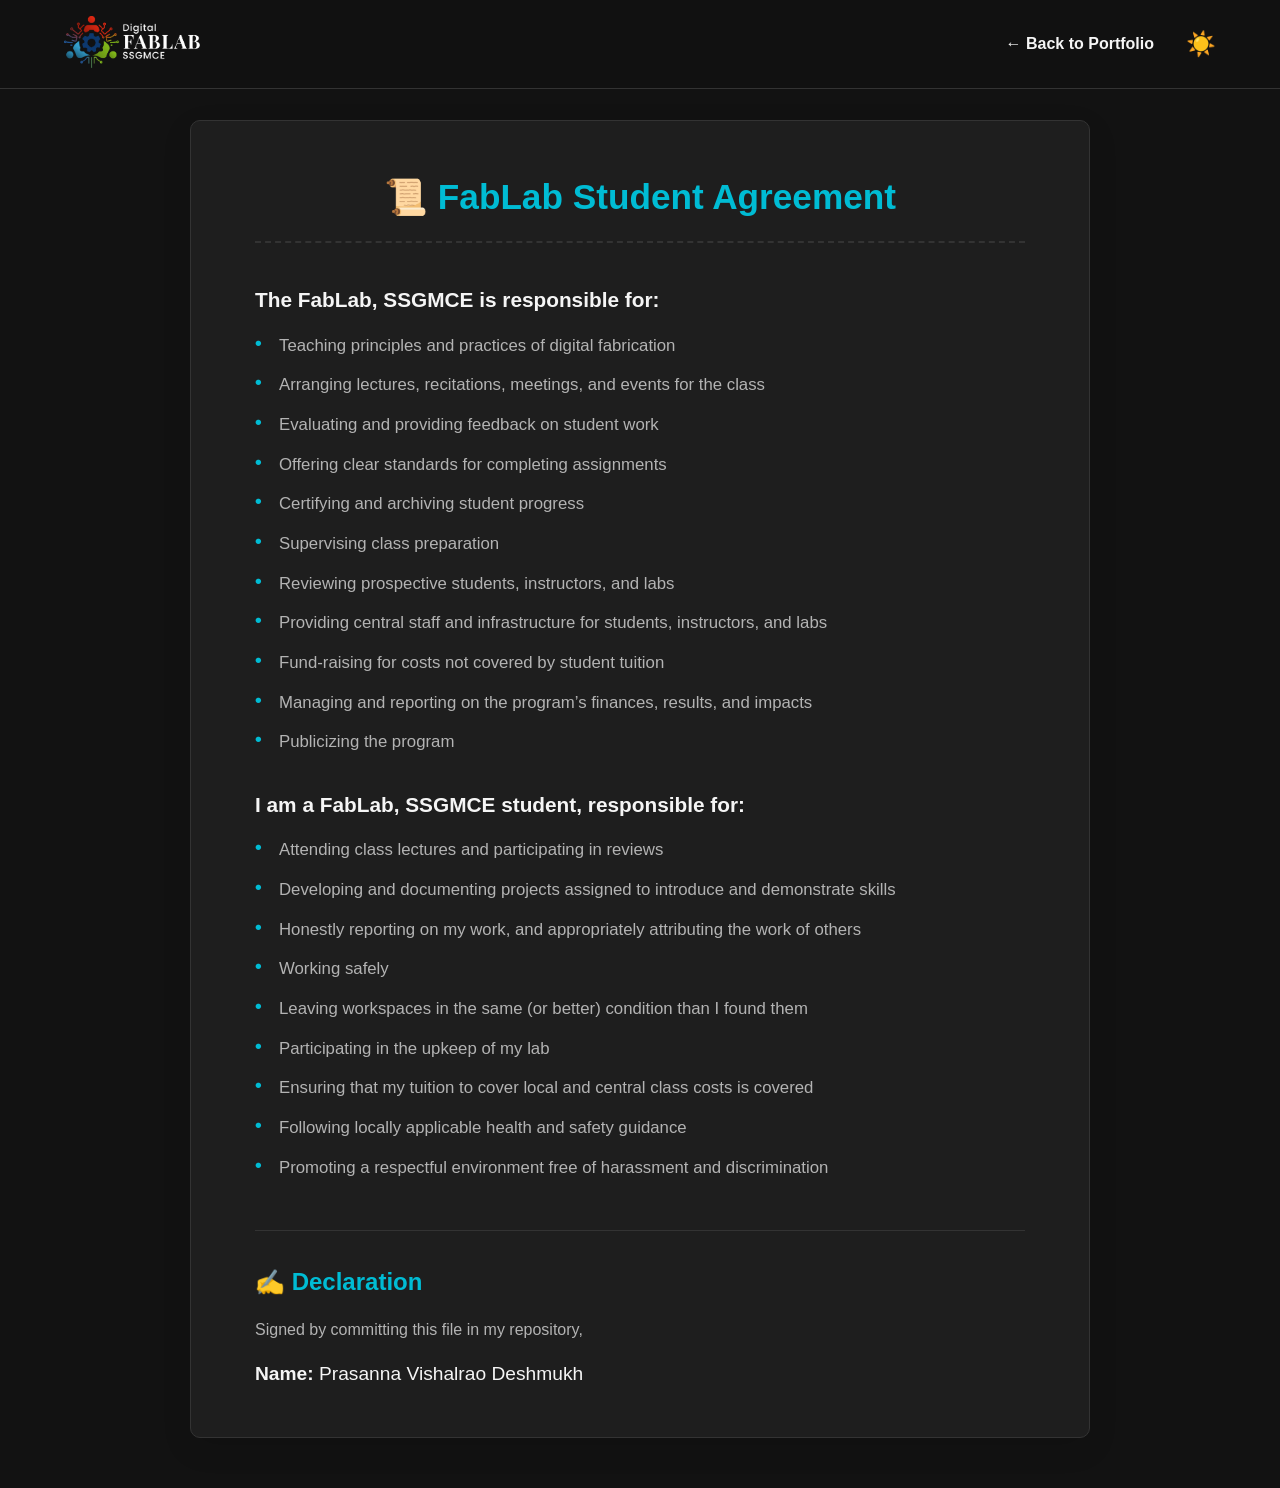
<file: agreement.html>
<!DOCTYPE html>
<html lang="en">
<head>
    <meta charset="UTF-8">
    <meta name="viewport" content="width=device-width, initial-scale=1.0">
    <title>FabLab Agreement | Prasanna</title>
    <style>
        /* Base Styles & Variables */
        :root {
            --primary-color: #00bcd4;
            --bg-dark: #121212;
            --bg-card: #1e1e1e;
            --text-main: #f5f5f5;
            --text-muted: #b3b3b3;
            --bg-header: rgba(18, 18, 18, 0.95);
            --border-color: #333;
            --transition: all 0.4s cubic-bezier(0.175, 0.885, 0.32, 1.275); 
        }

        /* Light Mode Variables */
        body.light-mode {
            --bg-dark: #f4f7f6;
            --bg-card: #ffffff;
            --text-main: #222222;
            --text-muted: #555555;
            --bg-header: rgba(255, 255, 255, 0.95);
            --border-color: #e0e0e0;
        }

        * {
            margin: 0;
            padding: 0;
            box-sizing: border-box;
            font-family: 'Segoe UI', Tahoma, Geneva, Verdana, sans-serif;
        }

        body {
            background-color: var(--bg-dark);
            color: var(--text-main);
            line-height: 1.6;
            transition: background-color 0.3s ease, color 0.3s ease;
        }

        a {
            text-decoration: none;
            color: var(--text-main);
            transition: color 0.3s ease;
        }

        /* Navigation */
        header {
            background-color: var(--bg-header);
            position: fixed;
            width: 100%;
            top: 0;
            z-index: 1000;
            padding: 1rem 5%;
            display: flex;
            justify-content: space-between;
            align-items: center;
            border-bottom: 1px solid var(--border-color);
            transition: background-color 0.3s ease, border-color 0.3s ease;
        }

        /* Logo Theme Logic */
        .logo img {
            height: 3.5rem; 
            object-fit: contain; 
        }

        .logo-light { display: none !important; }
        .logo-dark { display: block !important; }

        body.light-mode .logo-dark { display: none !important; }
        body.light-mode .logo-light { display: block !important; }

        .nav-center {
            display: flex;
            align-items: center;
            gap: 2rem;
        }

        .back-btn {
            font-weight: bold;
            color: var(--text-main);
            transition: color 0.3s ease;
        }

        .back-btn:hover {
            color: var(--primary-color);
        }

        .theme-toggle-btn {
            background: none;
            border: none;
            font-size: 1.5rem;
            cursor: pointer;
            color: var(--text-main);
            transition: transform 0.3s ease;
        }

        .theme-toggle-btn:hover {
            transform: scale(1.2) rotate(15deg);
        }

        /* Agreement Layout */
        .agreement-wrapper {
            min-height: 100vh;
            padding: 120px 5% 50px 5%; /* Top padding offsets the fixed header */
            display: flex;
            justify-content: center;
            align-items: flex-start;
        }

        .agreement-card {
            background-color: var(--bg-card);
            border: 1px solid var(--border-color);
            border-radius: 10px;
            padding: 3rem 4rem;
            max-width: 900px;
            width: 100%;
            box-shadow: 0 10px 30px rgba(0,0,0,0.1);
            transition: var(--transition);
        }

        .agreement-card:hover {
            border-color: var(--primary-color);
            box-shadow: 0 15px 35px rgba(0, 188, 212, 0.1);
        }

        .agreement-title {
            text-align: center;
            font-size: 2.2rem;
            color: var(--primary-color);
            margin-bottom: 2.5rem;
            border-bottom: 2px dashed var(--border-color);
            padding-bottom: 1rem;
        }

        .section-heading {
            font-size: 1.3rem;
            margin-top: 2rem;
            margin-bottom: 1rem;
            color: var(--text-main);
        }

        /* Styled List */
        .agreement-list {
            list-style: none;
            padding-left: 0;
            margin-bottom: 1.5rem;
        }

        .agreement-list li {
            position: relative;
            padding-left: 1.5rem;
            margin-bottom: 0.8rem;
            color: var(--text-muted);
            font-size: 1.05rem;
        }

        .agreement-list li::before {
            content: "•";
            position: absolute;
            left: 0;
            color: var(--primary-color);
            font-weight: bold;
            font-size: 1.2rem;
            line-height: 1;
        }

        /* Declaration Section */
        .declaration-box {
            margin-top: 3rem;
            padding-top: 2rem;
            border-top: 1px solid var(--border-color);
        }

        .declaration-title {
            font-size: 1.5rem;
            color: var(--primary-color);
            margin-bottom: 1rem;
        }

        .signature {
            font-size: 1.2rem;
            margin-top: 1rem;
            color: var(--text-main);
        }

        /* Responsive */
        @media (max-width: 768px) {
            .agreement-card {
                padding: 2rem;
            }
            .agreement-title {
                font-size: 1.8rem;
            }
        }
    </style>
</head>
<body>

    <header>
        <div class="logo">
            <img src="FabLabDark.png" alt="FabLab Logo Dark Mode" class="logo-dark">
            <img src="FabLabLight.png" alt="FabLab Logo Light Mode" class="logo-light">
        </div>
        <div class="nav-center">
            <a href="index.html" class="back-btn">← Back to Portfolio</a>
            <button id="theme-toggle" class="theme-toggle-btn" aria-label="Toggle Light/Dark Mode">☀️</button>
        </div>
    </header>

    <div class="agreement-wrapper">
        <div class="agreement-card">
            <h1 class="agreement-title">📜 FabLab Student Agreement</h1>

            <h3 class="section-heading">The FabLab, SSGMCE is responsible for:</h3>
            <ul class="agreement-list">
                <li>Teaching principles and practices of digital fabrication</li>
                <li>Arranging lectures, recitations, meetings, and events for the class</li>
                <li>Evaluating and providing feedback on student work</li>
                <li>Offering clear standards for completing assignments</li>
                <li>Certifying and archiving student progress</li>
                <li>Supervising class preparation</li>
                <li>Reviewing prospective students, instructors, and labs</li>
                <li>Providing central staff and infrastructure for students, instructors, and labs</li>
                <li>Fund-raising for costs not covered by student tuition</li>
                <li>Managing and reporting on the program’s finances, results, and impacts</li>
                <li>Publicizing the program</li>
            </ul>

            <h3 class="section-heading">I am a FabLab, SSGMCE student, responsible for:</h3>
            <ul class="agreement-list">
                <li>Attending class lectures and participating in reviews</li>
                <li>Developing and documenting projects assigned to introduce and demonstrate skills</li>
                <li>Honestly reporting on my work, and appropriately attributing the work of others</li>
                <li>Working safely</li>
                <li>Leaving workspaces in the same (or better) condition than I found them</li>
                <li>Participating in the upkeep of my lab</li>
                <li>Ensuring that my tuition to cover local and central class costs is covered</li>
                <li>Following locally applicable health and safety guidance</li>
                <li>Promoting a respectful environment free of harassment and discrimination</li>
            </ul>

            <div class="declaration-box">
                <h2 class="declaration-title">✍️ Declaration</h2>
                <p style="color: var(--text-muted);">Signed by committing this file in my repository,</p>
                <p class="signature"><strong>Name:</strong> Prasanna Vishalrao Deshmukh</p>
            </div>
        </div>
    </div>

    <script src="script.js"></script>
</body>
</html>
</file>
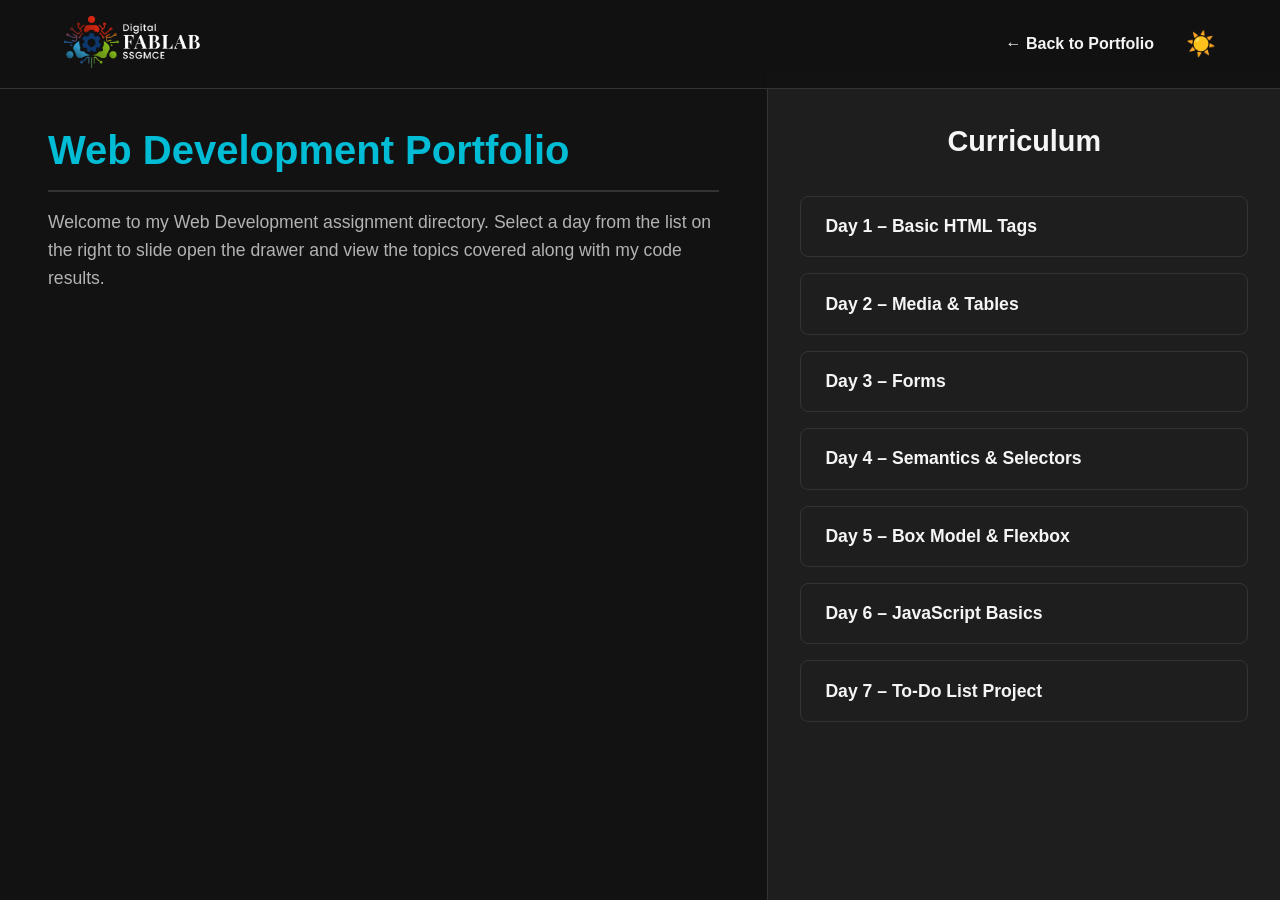
<file: modules.html>
<!DOCTYPE html>
<html lang="en">
<head>
    <meta charset="UTF-8">
    <meta name="viewport" content="width=device-width, initial-scale=1.0">
    <title>Web Development Module | Prasanna</title>
    <link rel="stylesheet" href="style.css">
</head>
<body>

    <header>
        <div class="logo">
            <img src="FabLabDark.png" alt="FabLab Logo Dark Mode" class="logo-dark">
            <img src="FabLabLight.png" alt="FabLab Logo Light Mode" class="logo-light">
        </div>
        <div class="nav-center">
            <a href="index.html" class="back-btn">← Back to Portfolio</a>
            <button id="theme-toggle" class="theme-toggle-btn" aria-label="Toggle Light/Dark Mode">☀️</button>
        </div>
    </header>

    <div class="module-container">
        
        <div class="content-area" id="content-display">
            
            <div class="day-content active" id="content-0">
                <h1 class="day-header">Web Development Portfolio</h1>
                <p class="day-desc">Welcome to my Web Development assignment directory. Select a day from the list on the right to slide open the drawer and view the topics covered along with my code results.</p>
            </div>

            <div class="day-content" id="content-1">
                <h2 class="day-header">Day 1: Basic HTML Tags</h2>
                <p class="day-desc">Introduction to the structural foundation of web pages.</p>
                <ul class="topics-list">
                    <li>Basic HTML document structure</li>
                    <li>Paragraph tags (<code>&lt;p&gt;</code>)</li>
                    <li>Text formatting (<code>&lt;b&gt;</code>, <code>&lt;i&gt;</code>, etc.)</li>
                    <li>The <code>&lt;marquee&gt;</code> animation tag</li>
                </ul>
                <img src="day1.png" alt="Day 1 Result" class="content-img">
            </div>

            <div class="day-content" id="content-2">
                <h2 class="day-header">Day 2: Media & Tables</h2>
                <p class="day-desc">Enhancing the webpage with multimedia and structured data.</p>
                <ul class="topics-list">
                    <li>Embedding Images</li>
                    <li>Creating Anchor Links</li>
                    <li>Adding Video and Audio elements</li>
                    <li>Building and formatting HTML Tables</li>
                </ul>
                <img src="day2.png" alt="Day 2 Result" class="content-img">
            </div>

            <div class="day-content" id="content-3">
                <h2 class="day-header">Day 3: Forms</h2>
                <p class="day-desc">Capturing user input using interactive form elements.</p>
                <ul class="topics-list">
                    <li>HTML Form structure and attributes</li>
                    <li>Input types (text, email, password)</li>
                    <li>Radio buttons and Checkboxes</li>
                    <li>Submit buttons</li>
                </ul>
                <img src="day3.png" alt="Day 3 Result" class="content-img">
            </div>

            <div class="day-content" id="content-4">
                <h2 class="day-header">Day 4: Semantics & Selectors</h2>
                <p class="day-desc">Structuring the page properly and applying initial styles.</p>
                <ul class="topics-list">
                    <li>Semantic HTML (Header, Nav, Footer)</li>
                    <li>CSS Element Selectors</li>
                    <li>CSS Class Selectors</li>
                    <li>CSS ID Selectors</li>
                </ul>
                <img src="day4.png" alt="Day 4 Result" class="content-img">
            </div>

            <div class="day-content" id="content-5">
                <h2 class="day-header">Day 5: Box Model & Flexbox</h2>
                <p class="day-desc">Mastering spacing and modern layout alignments.</p>
                <ul class="topics-list">
                    <li>The CSS Box Model (Margin, Border, Padding)</li>
                    <li>Flexbox container initialization</li>
                    <li>Justifying content and aligning items</li>
                    <li>Creating responsive row/column layouts</li>
                </ul>
                <img src="day5.png" alt="Day 5 Result" class="content-img">
            </div>

            <div class="day-content" id="content-6">
                <h2 class="day-header">Day 6: JavaScript Basics</h2>
                <p class="day-desc">Introducing logic and interactivity to the browser.</p>
                <ul class="topics-list">
                    <li>JavaScript Variables and Data Types</li>
                    <li>Basic mathematical operations</li>
                    <li>Functions and logic statements</li>
                    <li>Initial DOM interaction</li>
                </ul>
                <img src="day6.png" alt="Day 6 Result" class="content-img">
            </div>

            <div class="day-content" id="content-7">
                <h2 class="day-header">Day 7: To-Do List Project</h2>
                <p class="day-desc">Combining HTML, CSS, and JS into a functional application.</p>
                <ul class="topics-list">
                    <li>DOM Manipulation (Adding/Removing elements)</li>
                    <li>Event Listeners (Clicks and Keyboard input)</li>
                    <li>Managing task states</li>
                    <li>Final project styling and integration</li>
                </ul>
                <a href="https://prasannatodolist.netlify.app/" target="_blank" class="live-project-btn">🔗 View Live Project</a>
                <img src="day7.png" alt="Day 7 Result" class="content-img">
            </div>

        </div>

        <div class="timeline-area">
            <h2 class="timeline-title">Curriculum</h2>
            
            <button class="day-btn" onclick="openDrawer(1)">Day 1 – Basic HTML Tags</button>
            <button class="day-btn" onclick="openDrawer(2)">Day 2 – Media & Tables</button>
            <button class="day-btn" onclick="openDrawer(3)">Day 3 – Forms</button>
            <button class="day-btn" onclick="openDrawer(4)">Day 4 – Semantics & Selectors</button>
            <button class="day-btn" onclick="openDrawer(5)">Day 5 – Box Model & Flexbox</button>
            <button class="day-btn" onclick="openDrawer(6)">Day 6 – JavaScript Basics</button>
            <button class="day-btn" onclick="openDrawer(7)">Day 7 – To-Do List Project</button>
        </div>

    </div>

    <script src="script.js"></script>
</body>
</html>
</file>
<file: style.css>
:root {
    --primary-color: #00bcd4;
    --bg-dark: #121212;
    --bg-card: #1e1e1e;
    --text-main: #f5f5f5;
    --text-muted: #b3b3b3;
    --bg-header: rgba(18, 18, 18, 0.95);
    --border-color: #333;
    --transition: all 0.4s cubic-bezier(0.175, 0.885, 0.32, 1.275); 
}

body.light-mode {
    --bg-dark: #f4f7f6;
    --bg-card: #ffffff;
    --text-main: #222222;
    --text-muted: #555555;
    --bg-header: rgba(255, 255, 255, 0.95);
    --border-color: #e0e0e0;
}

* {
    margin: 0;
    padding: 0;
    box-sizing: border-box;
    font-family: 'Segoe UI', Tahoma, Geneva, Verdana, sans-serif;
}

body {
    background-color: var(--bg-dark);
    color: var(--text-main);
    line-height: 1.6;
    scroll-behavior: smooth;
    overflow-x: hidden;
    transition: background-color 0.3s ease, color 0.3s ease;
}

a {
    text-decoration: none;
    color: var(--text-main);
    transition: color 0.3s ease;
}

header {
    background-color: var(--bg-header);
    position: fixed;
    width: 100%;
    top: 0;
    z-index: 1000;
    padding: 1rem 5%;
    display: flex;
    justify-content: space-between;
    align-items: center;
    border-bottom: 1px solid var(--border-color);
    transition: background-color 0.3s ease, border-color 0.3s ease;
}

.logo img {
    height: 3.5rem; 
    object-fit: contain; 
}

.logo-light { display: none !important; }
.logo-dark { display: block !important; }

body.light-mode .logo-dark { display: none !important; }
body.light-mode .logo-light { display: block !important; }

.nav-center {
    display: flex;
    align-items: center;
    gap: 2rem;
}

.nav-links {
    list-style: none;
    display: flex;
    gap: 1.5rem;
}

.nav-links a:hover {
    color: var(--primary-color);
    transform: translateY(-2px);
    display: inline-block;
    transition: var(--transition);
}

.back-btn {
    font-weight: bold;
    color: var(--text-main);
    transition: color 0.3s ease;
}

.back-btn:hover {
    color: var(--primary-color);
}

.theme-toggle-btn {
    background: none;
    border: none;
    font-size: 1.5rem;
    cursor: pointer;
    color: var(--text-main);
    transition: var(--transition);
    display: flex;
    align-items: center;
    justify-content: center;
}

.theme-toggle-btn:hover {
    transform: scale(1.2) rotate(15deg);
}

#home {
    min-height: 100vh;
    display: flex;
    align-items: center;
    padding: 0 5%;
    margin-top: 60px;
}

.hero-content {
    flex: 1;
}

.hero-content h1 {
    font-size: 3.5rem;
    margin-bottom: 0.5rem;
}

.hero-content h1 span {
    color: var(--primary-color);
}

.hero-content h2 {
    margin-bottom: 0.5rem;
}

.fablab-title {
    font-size: 1.3rem;
    color: var(--primary-color);
    margin-bottom: 1.5rem;
    font-weight: 600;
    display: inline-block;
    animation: pulse-glow 2s infinite alternate;
}

@keyframes pulse-glow {
    0% { 
        text-shadow: 0 0 5px rgba(0, 188, 212, 0.2); 
        transform: scale(1); 
    }
    100% { 
        text-shadow: 0 0 20px rgba(0, 188, 212, 0.8); 
        transform: scale(1.02); 
    }
}

.hero-content p {
    font-size: 1.2rem;
    color: var(--text-muted);
    margin-bottom: 2rem;
    max-width: 600px;
}

.btn {
    display: inline-block;
    padding: 0.8rem 2rem;
    background-color: var(--primary-color);
    color: #000;
    border-radius: 5px;
    font-weight: bold;
    cursor: pointer;
    border: 2px solid var(--primary-color);
    font-size: 1rem;
    transition: var(--transition);
    text-align: center;
}

.btn:hover {
    background-color: #008ba3;
    border-color: #008ba3;
    transform: translateY(-5px) scale(1.05);
    box-shadow: 0 10px 20px rgba(0, 188, 212, 0.4); 
}

.btn-outline {
    background-color: transparent;
    color: var(--primary-color);
}

.btn-outline:hover {
    background-color: var(--primary-color);
    color: #000;
}

.hero-img {
    flex: 1;
    display: flex;
    justify-content: center;
}

.hero-img img {
    width: 350px;
    height: 350px;
    border-radius: 50%;
    object-fit: cover;
    border: 4px solid var(--primary-color);
    transition: var(--transition);
}

.hero-img img:hover {
    transform: scale(1.03);
    box-shadow: 0 0 30px rgba(0, 188, 212, 0.3);
}

section {
    padding: 5rem 5%;
}

.section-title {
    text-align: center;
    font-size: 2.5rem;
    margin-bottom: 3rem;
    color: var(--primary-color);
}

.about-container {
    display: flex;
    gap: 4rem;
    align-items: center;
}

.about-text {
    flex: 1;
}

.resume-banner {
    background-color: var(--bg-card);
    border: 2px dashed var(--border-color);
    border-radius: 15px;
    padding: 3rem;
    text-align: center;
    max-width: 800px;
    margin: 0 auto 5rem auto;
    transition: var(--transition);
}

.resume-banner:hover {
    border-color: var(--primary-color);
    transform: translateY(-8px) scale(1.02);
    box-shadow: 0 15px 30px rgba(0, 188, 212, 0.15);
}

.skill-card, .module-card, .project-card, .contact-container {
    background-color: var(--bg-card);
    transition: var(--transition);
}

.skill-card:hover, .module-card:hover, .project-card:hover {
    transform: translateY(-10px) scale(1.03); 
    border-color: var(--primary-color);
    box-shadow: 0 15px 30px rgba(0, 188, 212, 0.15); 
    z-index: 10;
}

.skills-grid {
    display: grid;
    grid-template-columns: repeat(auto-fit, minmax(250px, 1fr));
    gap: 2rem;
}

.skill-card {
    padding: 2rem;
    border-radius: 10px;
    text-align: center;
    border-bottom: 3px solid transparent;
    border: 1px solid transparent;
}

.modules-grid {
    display: grid;
    grid-template-columns: repeat(auto-fit, minmax(250px, 1fr));
    gap: 2rem;
}

.module-card {
    padding: 2.5rem 1.5rem;
    border-radius: 10px;
    text-align: center;
    border: 1px solid var(--border-color);
}

.module-icon {
    font-size: 3rem;
    margin-bottom: 1rem;
    transition: var(--transition);
}

.module-card:hover .module-icon {
    transform: scale(1.2) translateY(-5px);
}

.module-card h3 {
    margin-bottom: 1rem;
    font-size: 1.2rem;
}

.module-card p {
    color: var(--text-muted);
    font-size: 0.95rem;
}

.projects-grid {
    display: grid;
    grid-template-columns: repeat(auto-fit, minmax(300px, 1fr));
    gap: 2rem;
}

.project-card {
    border-radius: 10px;
    overflow: hidden;
    border: 1px solid var(--border-color);
    margin: 0 auto;
    max-width: 500px; 
    width: 100%;
}

.project-img {
    width: 100%;
    height: 250px;
    object-fit: cover;
    transition: transform 0.5s ease;
}

.project-card:hover .project-img {
    transform: scale(1.05); 
}

.project-info {
    padding: 1.5rem;
    position: relative;
    background-color: var(--bg-card);
    z-index: 2;
}

.project-tags {
    margin: 1rem 0;
    display: flex;
    gap: 0.5rem;
    flex-wrap: wrap;
}

.tag {
    background-color: rgba(0, 188, 212, 0.1);
    color: var(--primary-color);
    padding: 0.2rem 0.8rem;
    border-radius: 15px;
    font-size: 0.85rem;
}

.contact-container {
    max-width: 800px;
    margin: 0 auto;
    padding: 3rem;
    border-radius: 10px;
    border: 1px solid var(--border-color);
}

.contact-container:hover {
    box-shadow: 0 10px 30px rgba(0, 188, 212, 0.1);
    border-color: var(--border-color);
}

.contact-form {
    display: flex;
    flex-direction: column;
    gap: 1.5rem;
    margin-top: 2rem;
}

.input-group {
    display: flex;
    gap: 1.5rem;
}

.input-group input {
    flex: 1;
}

.contact-form input, 
.contact-form textarea {
    width: 100%;
    padding: 1rem;
    background-color: var(--bg-dark);
    border: 1px solid var(--border-color);
    border-radius: 5px;
    color: var(--text-main);
    font-size: 1rem;
    transition: var(--transition);
}

.contact-form input:focus, 
.contact-form textarea:focus {
    outline: none;
    border-color: var(--primary-color);
    box-shadow: 0 0 10px rgba(0, 188, 212, 0.2);
    transform: translateY(-2px);
}

footer {
    text-align: center;
    padding: 2rem;
    background-color: var(--bg-card);
    color: var(--text-muted);
    border-top: 1px solid var(--border-color);
    transition: background-color 0.3s ease, border-color 0.3s ease;
}

.module-container {
    display: flex;
    height: 100vh;
    padding-top: 70px;
}

.content-area {
    flex: 6;
    position: relative;
    overflow-y: auto; 
    overflow-x: hidden;
    background-color: var(--bg-dark);
    padding: 3rem;
}

.day-content {
    position: absolute;
    top: 3rem;
    left: 3rem;
    right: 3rem;
    opacity: 0;
    visibility: hidden;
    transform: translateX(-100%);
    transition: all 0.6s cubic-bezier(0.25, 0.8, 0.25, 1);
}

.day-content.active {
    opacity: 1;
    visibility: visible;
    transform: translateX(0);
    position: relative;
    top: 0;
    left: 0;
    right: 0;
}

.day-header {
    font-size: 2.5rem;
    color: var(--primary-color);
    margin-bottom: 1rem;
    border-bottom: 2px solid var(--border-color);
    padding-bottom: 0.5rem;
}

.day-desc {
    font-size: 1.1rem;
    color: var(--text-muted);
    margin-bottom: 1.5rem;
}

.topics-list {
    list-style-type: none;
    padding: 0;
    margin-bottom: 2rem;
    background-color: rgba(0, 188, 212, 0.05);
    padding: 1.5rem;
    border-radius: 8px;
    border-left: 3px solid var(--primary-color);
}

.topics-list li {
    position: relative;
    padding-left: 1.8rem;
    margin-bottom: 0.8rem;
    font-size: 1.1rem;
    color: var(--text-main);
}

.topics-list li:last-child {
    margin-bottom: 0;
}

.topics-list li::before {
    content: "▹";
    position: absolute;
    left: 0;
    color: var(--primary-color);
    font-weight: bold;
    font-size: 1.2rem;
    line-height: 1;
}

.live-project-btn {
    display: inline-block;
    margin-bottom: 2rem;
    padding: 0.8rem 2rem;
    background-color: transparent;
    color: var(--primary-color);
    border-radius: 5px;
    font-weight: bold;
    border: 2px solid var(--primary-color);
    font-size: 1rem;
    transition: var(--transition);
    text-align: center;
}

.live-project-btn:hover {
    background-color: var(--primary-color);
    color: #000;
    transform: translateY(-3px);
    box-shadow: 0 10px 20px rgba(0, 188, 212, 0.2); 
}

.content-img {
    width: 100%;
    height: auto; 
    border-radius: 10px;
    border: 1px solid var(--border-color);
    box-shadow: 0 10px 20px rgba(0,0,0,0.2);
    transition: transform 0.3s ease;
    background-color: #000; 
    margin-bottom: 2rem; 
}

.content-img:hover {
    transform: scale(1.02);
}

.timeline-area {
    flex: 4;
    background-color: var(--bg-card);
    border-left: 1px solid var(--border-color);
    padding: 3rem 2rem;
    overflow-y: auto;
}

.timeline-title {
    font-size: 1.8rem;
    margin-bottom: 2rem;
    text-align: center;
}

.day-btn {
    display: block;
    width: 100%;
    text-align: left;
    background-color: transparent;
    border: 1px solid var(--border-color);
    color: var(--text-main);
    padding: 1.2rem 1.5rem;
    margin-bottom: 1rem;
    border-radius: 8px;
    font-size: 1.1rem;
    font-weight: bold;
    cursor: pointer;
    transition: all 0.3s ease;
    position: relative;
    overflow: hidden;
}

.day-btn:hover {
    border-color: var(--primary-color);
    transform: translateX(-5px); 
}

.day-btn.active {
    background-color: var(--primary-color);
    color: #000;
    border-color: var(--primary-color);
    transform: translateX(-10px);
    box-shadow: -5px 5px 15px rgba(0, 188, 212, 0.2);
}

.agreement-wrapper {
    min-height: 100vh;
    padding: 120px 5% 50px 5%;
    display: flex;
    justify-content: center;
    align-items: flex-start;
}

.agreement-card {
    background-color: var(--bg-card);
    border: 1px solid var(--border-color);
    border-radius: 10px;
    padding: 3rem 4rem;
    max-width: 900px;
    width: 100%;
    box-shadow: 0 10px 30px rgba(0,0,0,0.1);
    transition: var(--transition);
}

.agreement-card:hover {
    border-color: var(--primary-color);
    box-shadow: 0 15px 35px rgba(0, 188, 212, 0.1);
}

.agreement-title {
    text-align: center;
    font-size: 2.2rem;
    color: var(--primary-color);
    margin-bottom: 2.5rem;
    border-bottom: 2px dashed var(--border-color);
    padding-bottom: 1rem;
}

.section-heading {
    font-size: 1.3rem;
    margin-top: 2rem;
    margin-bottom: 1rem;
    color: var(--text-main);
}

.agreement-list {
    list-style: none;
    padding-left: 0;
    margin-bottom: 1.5rem;
}

.agreement-list li {
    position: relative;
    padding-left: 1.5rem;
    margin-bottom: 0.8rem;
    color: var(--text-muted);
    font-size: 1.05rem;
}

.agreement-list li::before {
    content: "•";
    position: absolute;
    left: 0;
    color: var(--primary-color);
    font-weight: bold;
    font-size: 1.2rem;
    line-height: 1;
}

.declaration-box {
    margin-top: 3rem;
    padding-top: 2rem;
    border-top: 1px solid var(--border-color);
}

.declaration-title {
    font-size: 1.5rem;
    color: var(--primary-color);
    margin-bottom: 1rem;
}

.signature {
    font-size: 1.2rem;
    margin-top: 1rem;
    color: var(--text-main);
}

@media (max-width: 900px) {
    .module-container {
        flex-direction: column-reverse; 
        height: auto;
    }
    .content-area, .timeline-area {
        width: 100%;
        flex: none;
    }
    .content-area {
        min-height: 70vh;
    }
}

@media (max-width: 768px) {
    #home, .about-container {
        flex-direction: column-reverse;
        text-align: center;
        gap: 2rem;
    }
    .nav-links {
        display: none; 
    }
    .hero-content h1 {
        font-size: 2.5rem;
    }
    .input-group {
        flex-direction: column;
        gap: 1.5rem;
    }
    .contact-container {
        padding: 1.5rem;
    }
    .agreement-card {
        padding: 2rem;
    }
    .agreement-title {
        font-size: 1.8rem;
    }
}
</file>
